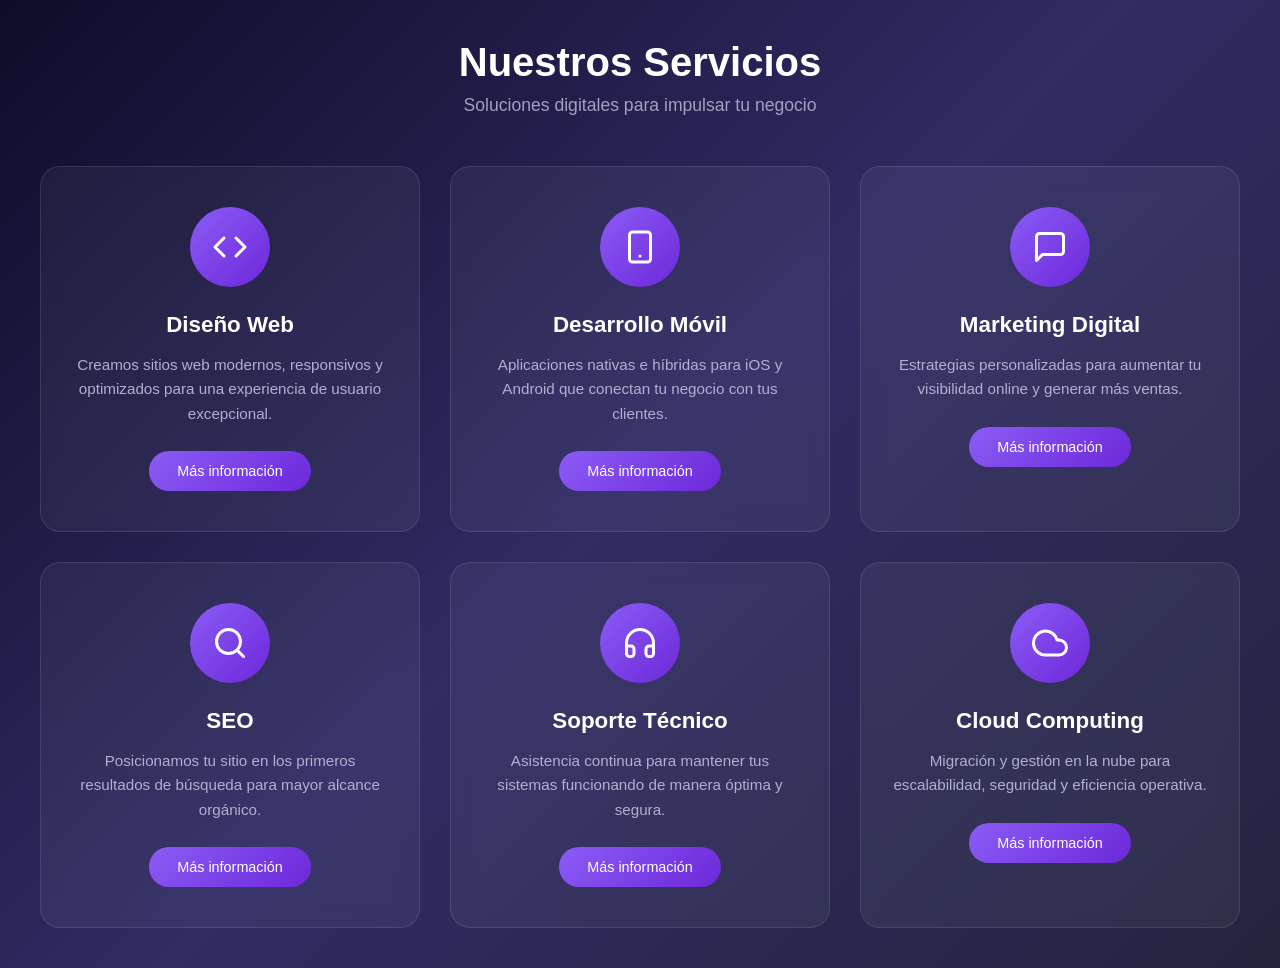
<file: html/Cartas.html>
<!DOCTYPE html>
<html lang="es">
<head>
    <meta charset="UTF-8">
    <meta name="viewport" content="width=device-width, initial-scale=1.0">
    <title>Servicios</title>
    <link rel="stylesheet" href="../css/Cards.css">
</head>
<body>
    <section class="services-section">
        <h2 class="section-title">Nuestros Servicios</h2>
        <p class="section-subtitle">Soluciones digitales para impulsar tu negocio</p>

        <div class="cards-container">
            <div class="card">
                <div class="card-icon">
                    <svg viewBox="0 0 24 24" fill="none" stroke="currentColor" stroke-width="2" stroke-linecap="round" stroke-linejoin="round">
                        <polyline points="16 18 22 12 16 6"></polyline>
                        <polyline points="8 6 2 12 8 18"></polyline>
                    </svg>
                </div>
                <h3 class="card-title">Diseño Web</h3>
                <p class="card-description">Creamos sitios web modernos, responsivos y optimizados para una experiencia de usuario excepcional.</p>
                <a href="#" class="card-btn">Más información</a>
            </div>

            <div class="card">
                <div class="card-icon">
                    <svg viewBox="0 0 24 24" fill="none" stroke="currentColor" stroke-width="2" stroke-linecap="round" stroke-linejoin="round">
                        <rect x="5" y="2" width="14" height="20" rx="2" ry="2"></rect>
                        <line x1="12" y1="18" x2="12.01" y2="18"></line>
                    </svg>
                </div>
                <h3 class="card-title">Desarrollo Móvil</h3>
                <p class="card-description">Aplicaciones nativas e híbridas para iOS y Android que conectan tu negocio con tus clientes.</p>
                <a href="#" class="card-btn">Más información</a>
            </div>

            <div class="card">
                <div class="card-icon">
                    <svg viewBox="0 0 24 24" fill="none" stroke="currentColor" stroke-width="2" stroke-linecap="round" stroke-linejoin="round">
                        <path d="M21 15a2 2 0 0 1-2 2H7l-4 4V5a2 2 0 0 1 2-2h14a2 2 0 0 1 2 2z"></path>
                    </svg>
                </div>
                <h3 class="card-title">Marketing Digital</h3>
                <p class="card-description">Estrategias personalizadas para aumentar tu visibilidad online y generar más ventas.</p>
                <a href="#" class="card-btn">Más información</a>
            </div>

            <div class="card">
                <div class="card-icon">
                    <svg viewBox="0 0 24 24" fill="none" stroke="currentColor" stroke-width="2" stroke-linecap="round" stroke-linejoin="round">
                        <circle cx="11" cy="11" r="8"></circle>
                        <line x1="21" y1="21" x2="16.65" y2="16.65"></line>
                    </svg>
                </div>
                <h3 class="card-title">SEO</h3>
                <p class="card-description">Posicionamos tu sitio en los primeros resultados de búsqueda para mayor alcance orgánico.</p>
                <a href="#" class="card-btn">Más información</a>
            </div>

            <div class="card">
                <div class="card-icon">
                    <svg viewBox="0 0 24 24" fill="none" stroke="currentColor" stroke-width="2" stroke-linecap="round" stroke-linejoin="round">
                        <path d="M3 18v-6a9 9 0 0 1 18 0v6"></path>
                        <path d="M21 19a2 2 0 0 1-2 2h-1a2 2 0 0 1-2-2v-3a2 2 0 0 1 2-2h3zM3 19a2 2 0 0 0 2 2h1a2 2 0 0 0 2-2v-3a2 2 0 0 0-2-2H3z"></path>
                    </svg>
                </div>
                <h3 class="card-title">Soporte Técnico</h3>
                <p class="card-description">Asistencia continua para mantener tus sistemas funcionando de manera óptima y segura.</p>
                <a href="#" class="card-btn">Más información</a>
            </div>

            <div class="card">
                <div class="card-icon">
                    <svg viewBox="0 0 24 24" fill="none" stroke="currentColor" stroke-width="2" stroke-linecap="round" stroke-linejoin="round">
                        <path d="M18 10h-1.26A8 8 0 1 0 9 20h9a5 5 0 0 0 0-10z"></path>
                    </svg>
                </div>
                <h3 class="card-title">Cloud Computing</h3>
                <p class="card-description">Migración y gestión en la nube para escalabilidad, seguridad y eficiencia operativa.</p>
                <a href="#" class="card-btn">Más información</a>
            </div>
        </div>
    </section>

    <script src="../js/Cards.js"></script>
</body>
</html>
</file>
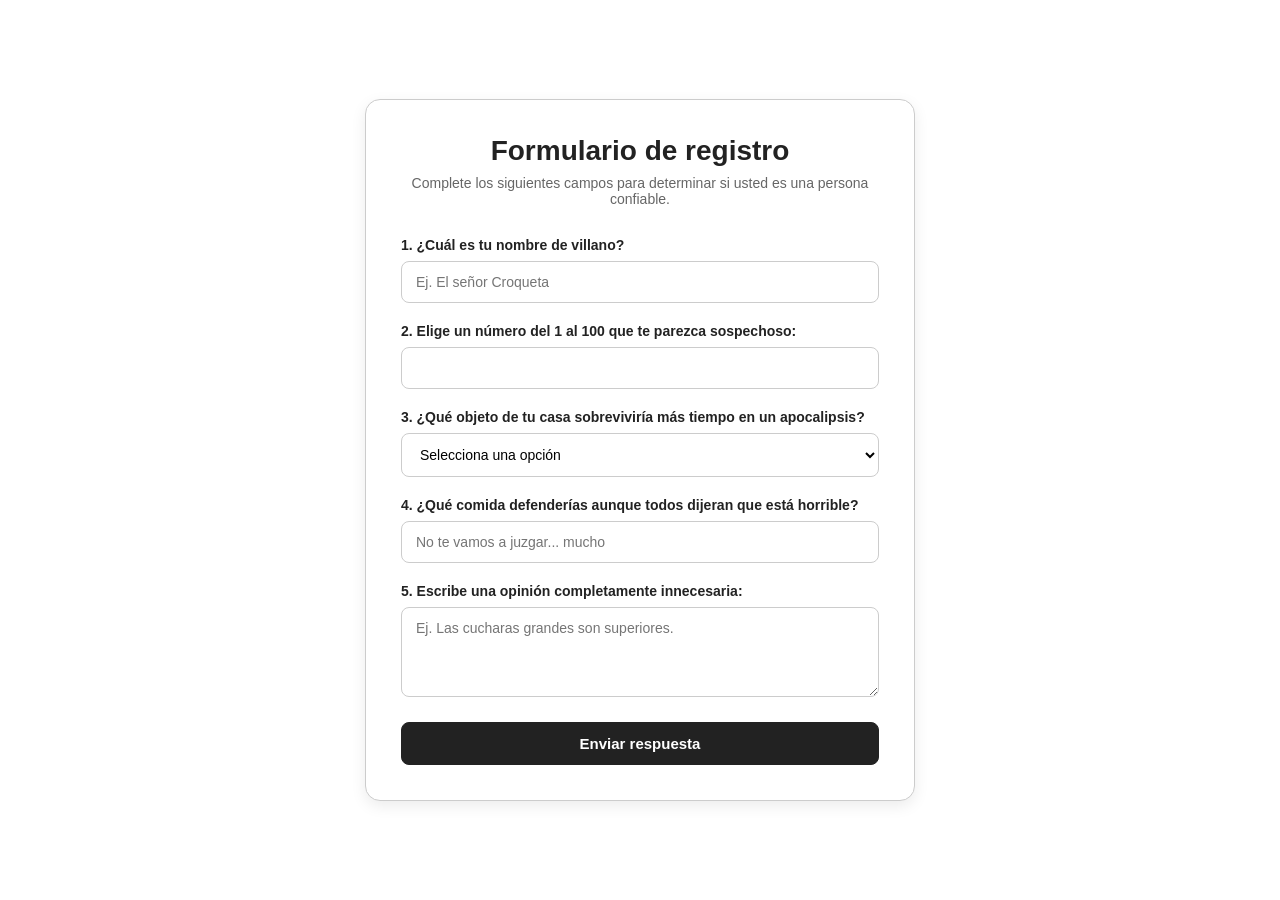
<file: html/formulario-absurdo.html>
<!DOCTYPE html>
<html lang="es">

<head>
    <meta charset="UTF-8">
    <meta name="viewport" content="width=device-width, initial-scale=1.0">
    <link rel="stylesheet" href="../css/formulario-absurdo.css">
    <title>Formulario de registro</title>
</head>
<body>
    <div class="card">
        <h1>Formulario de registro</h1>
        <p class="descripcion">
            Complete los siguientes campos para determinar si usted es una persona confiable.
        </p>
        <form>
            <div class="campo">
                <label for="nombre">
                    1. ¿Cuál es tu nombre de villano?
                </label>
                <input
                    type="text"
                    id="nombre"
                    placeholder="Ej. El señor Croqueta">
            </div>
            <div class="campo">
                <label for="numero">
                    2. Elige un número del 1 al 100 que te parezca sospechoso:
                </label>
                <input
                    type="number"
                    id="numero"
                    min="1"
                    max="100">
            </div>
            <div class="campo">
                <label for="objeto">
                    3. ¿Qué objeto de tu casa sobreviviría más tiempo en un apocalipsis?
                </label>
                <select id="objeto">
                    <option value="">Selecciona una opción</option>
                    <option>Una cuchara</option>
                    <option>El microondas</option>
                    <option>Una chancla</option>
                    <option>El control de la televisión</option>
                    <option>La silla que nadie usa</option>
                </select>
            </div>
            <div class="campo">
                <label for="comida">
                    4. ¿Qué comida defenderías aunque todos dijeran que está horrible?
                </label>
                <input
                    type="text"
                    id="comida"
                    placeholder="No te vamos a juzgar... mucho">
            </div>
            <div class="campo">
                <label for="opinion">
                    5. Escribe una opinión completamente innecesaria:
                </label>
                <textarea
                    id="opinion"
                    rows="4"
                    placeholder="Ej. Las cucharas grandes son superiores."
                ></textarea>
            </div>
            <button type="submit">
                Enviar respuesta
            </button>
        </form>
    </div>
</body>
</html>
</file>
<file: css/Cards.css>
* {
    margin: 0;
    padding: 0;
    box-sizing: border-box;
}

body {
    font-family: 'Segoe UI', Tahoma, Geneva, Verdana, sans-serif;
    background: linear-gradient(135deg, #0f0c29, #302b63, #24243e);
    min-height: 100vh;
    display: flex;
    justify-content: center;
    align-items: center;
    padding: 40px 20px;
}

.services-section {
    text-align: center;
    width: 100%;
    max-width: 1200px;
}

.section-title {
    font-size: 2.5rem;
    color: #ffffff;
    margin-bottom: 10px;
    font-weight: 700;
}

.section-subtitle {
    font-size: 1.1rem;
    color: #a0a0c0;
    margin-bottom: 50px;
}

.cards-container {
    display: grid;
    grid-template-columns: repeat(3, 1fr);
    gap: 30px;
}

.card {
    background: rgba(255, 255, 255, 0.05);
    backdrop-filter: blur(10px);
    border: 1px solid rgba(255, 255, 255, 0.1);
    border-radius: 20px;
    padding: 40px 30px;
    text-align: center;
    transition: transform 0.3s ease, box-shadow 0.3s ease, border-color 0.3s ease;
    cursor: pointer;
    position: relative;
    overflow: hidden;
}

.card:hover {
    transform: translateY(-10px);
    box-shadow: 0 20px 40px rgba(0, 0, 0, 0.3);
    border-color: rgba(139, 92, 246, 0.5);
}

.card-icon {
    width: 80px;
    height: 80px;
    margin: 0 auto 25px;
    background: linear-gradient(135deg, #8b5cf6, #6d28d9);
    border-radius: 50%;
    display: flex;
    justify-content: center;
    align-items: center;
    transition: transform 0.3s ease, box-shadow 0.3s ease;
}

.card:hover .card-icon {
    transform: scale(1.1);
    box-shadow: 0 10px 30px rgba(139, 92, 246, 0.4);
}

.card-icon svg {
    width: 36px;
    height: 36px;
    color: #ffffff;
}

.card-title {
    font-size: 1.4rem;
    color: #ffffff;
    margin-bottom: 15px;
    font-weight: 600;
}

.card-description {
    font-size: 0.95rem;
    color: #b0b0d0;
    line-height: 1.6;
    margin-bottom: 25px;
}

.card-btn {
    display: inline-block;
    padding: 12px 28px;
    background: linear-gradient(135deg, #8b5cf6, #6d28d9);
    color: #ffffff;
    text-decoration: none;
    border-radius: 25px;
    font-size: 0.9rem;
    font-weight: 500;
    transition: background 0.3s ease, box-shadow 0.3s ease;
}

.card-btn:hover {
    background: linear-gradient(135deg, #a78bfa, #7c3aed);
    box-shadow: 0 5px 20px rgba(139, 92, 246, 0.4);
}

@media (max-width: 900px) {
    .cards-container {
        grid-template-columns: repeat(2, 1fr);
    }
}

.card.fade-in {
    opacity: 0;
    transform: translateY(30px);
}

.card.fade-in.visible {
    opacity: 1;
    transform: translateY(0);
    transition: opacity 0.6s ease, transform 0.6s ease;
}

.ripple {
    position: absolute;
    width: 10px;
    height: 10px;
    background: rgba(139, 92, 246, 0.4);
    border-radius: 50%;
    transform: scale(0);
    animation: rippleEffect 0.6s ease-out;
    pointer-events: none;
}

@keyframes rippleEffect {
    to {
        transform: scale(40);
        opacity: 0;
    }
}

@media (max-width: 600px) {
    .cards-container {
        grid-template-columns: 1fr;
    }

    .section-title {
        font-size: 1.8rem;
    }
}
</file>
<file: css/formulario-absurdo.css>
* {
    box-sizing: border-box;
}

body {
    margin: 0;
    min-height: 100vh;
    display: flex;
    justify-content: center;
    align-items: center;
    font-family: Arial, sans-serif;
    color: #222;
}

.card {
    width: 100%;
    max-width: 550px;
    padding: 35px;
    background-color: #fff;
    border: 1px solid #ccc;
    border-radius: 15px;
    box-shadow: 0 5px 15px rgba(0, 0, 0, 0.08);
}

h1 {
    margin: 0 0 8px;
    text-align: center;
    font-size: 28px;
}

.descripcion {
    margin: 0 0 30px;
    text-align: center;
    color: #666;
    font-size: 14px;
}

form {
    display: flex;
    flex-direction: column;
    gap: 20px;
}

.campo {
    display: flex;
    flex-direction: column;
    gap: 8px;
}

label {
    font-size: 14px;
    font-weight: bold;
}

input,
select,
textarea {
    width: 100%;

    padding: 12px 14px;

    border: 1px solid #ccc;
    border-radius: 8px;

    background-color: #fff;

    font-family: Arial, sans-serif;
    font-size: 14px;
}

input:focus,
select:focus,
textarea:focus {
    outline: none;

    border-color: #555;
}

textarea {
    resize: vertical;
}

button {
    width: 100%;
    margin-top: 5px;
    padding: 12px;
    border: 1px solid #222;
    border-radius: 8px;
    background-color: #222;
    color: white;
    font-size: 15px;
    font-weight: bold;
    cursor: pointer;
}

button:hover {
    background-color: #444;
}
</file>
